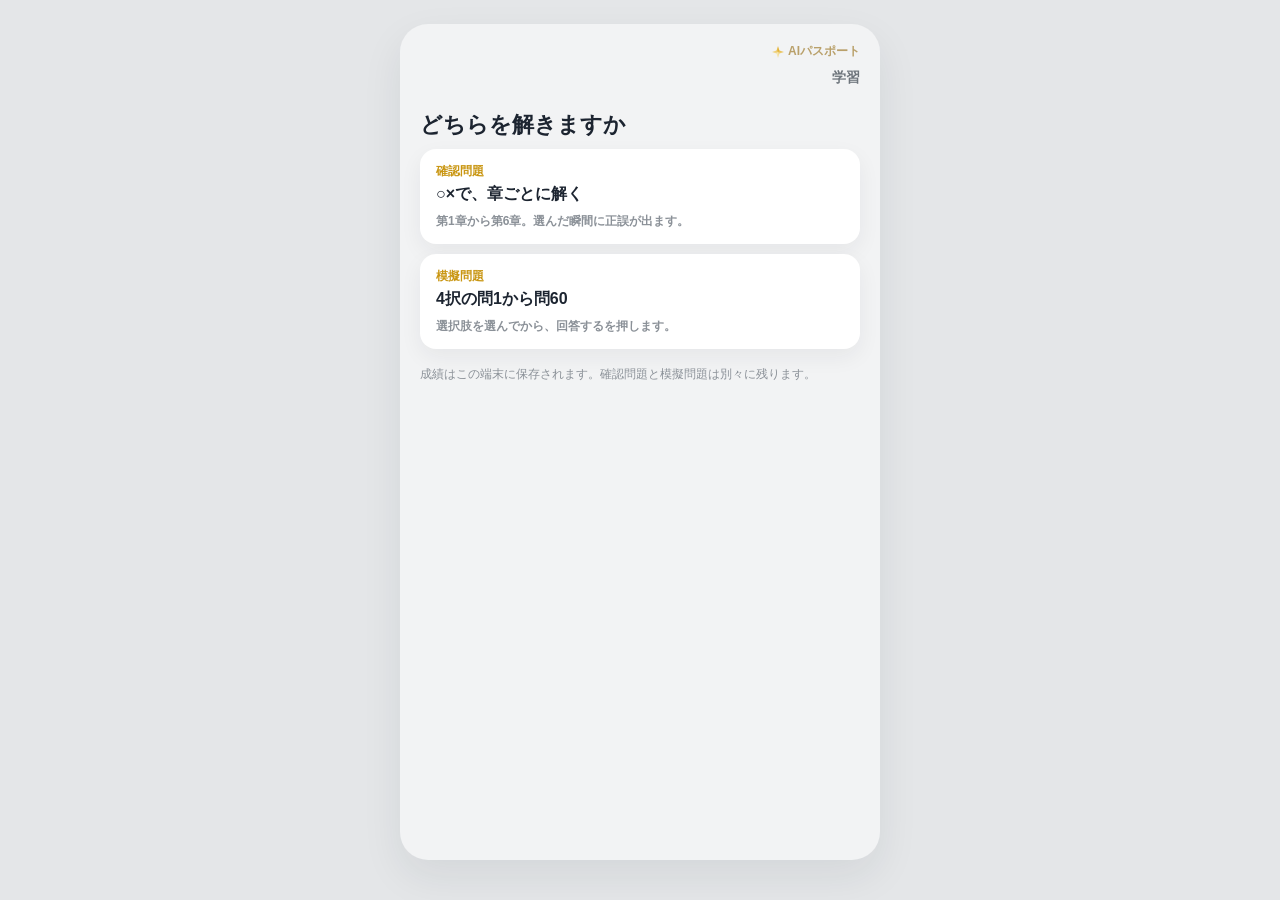
<file: index.html>
<!DOCTYPE html>
<html lang="ja">
<head>
  <meta charset="UTF-8">
  <meta name="viewport" content="width=device-width, initial-scale=1">
  <meta http-equiv="refresh" content="0; url=lesson/">
  <title>AIパスポート</title>
  <script>location.replace("lesson/");</script>
</head>
<body>
  <p><a href="lesson/">AIパスポートを開く</a></p>
</body>
</html>
</file>
<file: lesson/css/style.css>
:root {
  --bg: #f2f3f4;
  --ink: #1c2430;
  --muted: #8b9198;
  --gold: #d19d27;
  --gold-deep: #c99612;
  --pill: #e3b133;
  --card: #fff;
  --dim: #d5d8dc;
  --ok: #2f9e44;
  --ng: #c4523a;
  --shadow: 0 8px 22px rgba(28, 36, 48, 0.06);
}

* { box-sizing: border-box; }

html, body {
  margin: 0;
  min-height: 100%;
}

body {
  font-family: "Hiragino Sans", "Hiragino Kaku Gothic ProN", "Yu Gothic", sans-serif;
  color: var(--ink);
  background: #e4e6e8;
  line-height: 1.6;
}

button { font-family: inherit; cursor: pointer; }

.screen {
  width: min(480px, 100%);
  min-height: 100vh;
  margin: 0 auto;
  background: var(--bg);
  padding: 16px 20px 36px;
}

.drill-head {
  display: flex;
  align-items: flex-start;
  justify-content: space-between;
  gap: 12px;
  min-height: 48px;
}

.close {
  width: 42px;
  height: 42px;
  border: 0;
  border-radius: 50%;
  background: #fff;
  color: #9aa1a8;
  font-size: 22px;
  line-height: 1;
  box-shadow: 0 4px 14px rgba(28, 36, 48, 0.08);
  flex: none;
}

.series { text-align: right; margin-left: auto; }

.kicker {
  display: inline-flex;
  align-items: center;
  gap: 4px;
  color: #b9a06a;
  font-size: 12px;
  font-weight: 700;
}

.spark {
  width: 12px;
  height: 12px;
  background: conic-gradient(from 20deg, #e3b133, #f6e7b2, #e3b133);
  clip-path: polygon(50% 0, 62% 38%, 100% 50%, 62% 62%, 50% 100%, 38% 62%, 0 50%, 38% 38%);
}

.series-name {
  color: #6e757c;
  font-size: 14px;
  font-weight: 700;
}

.qcount {
  display: flex;
  align-items: baseline;
  gap: 8px;
  margin: 18px 0 12px;
}

.qpill {
  background: var(--pill);
  color: #fff;
  font-weight: 800;
  font-size: 15px;
  border-radius: 8px;
  padding: 2px 8px 3px;
  letter-spacing: 0.02em;
}

.qtotal {
  font-weight: 800;
  font-size: 16px;
}

.qbook {
  margin-left: auto;
  color: var(--muted);
  font-size: 13px;
  font-weight: 800;
}

.prompt {
  margin: 0;
  font-size: 22px;
  font-weight: 800;
  line-height: 1.55;
  letter-spacing: 0.01em;
}

.prompt.long {
  font-size: 18px;
}

.hint {
  display: flex;
  align-items: center;
  gap: 6px;
  margin: 14px 0 18px;
  color: #a0a6ad;
  font-size: 13px;
}

.hint i {
  width: 16px;
  height: 16px;
  border: 1.5px solid #c5ccd2;
  border-radius: 50%;
  display: inline-grid;
  place-items: center;
  font-style: normal;
  font-size: 11px;
  font-weight: 700;
  color: #aeb6bd;
}

.choices {
  display: grid;
  grid-template-columns: 1fr 1fr;
  gap: 14px;
}

.choices.col {
  grid-template-columns: 1fr;
  gap: 10px;
}

.choice {
  position: relative;
  background: var(--card);
  border: 2px solid transparent;
  border-radius: 22px;
  box-shadow: var(--shadow);
  padding: 22px 10px 16px;
  color: var(--ink);
}

.choice:hover:not(:disabled) { transform: translateY(-1px); }

.choice:disabled { cursor: default; }

.symbol {
  width: 92px;
  height: 92px;
  margin: 0 auto 12px;
  border-radius: 50%;
  background: var(--gold);
  display: grid;
  place-items: center;
  position: relative;
}

.ring {
  width: 40px;
  height: 40px;
  border: 4px solid #fff;
  border-radius: 50%;
}

.cross { position: relative; }

.cross b {
  position: absolute;
  width: 36px;
  height: 5px;
  border-radius: 4px;
  background: #fff;
  left: 50%;
  top: 50%;
}

.cross b:first-child { transform: translate(-50%, -50%) rotate(45deg); }
.cross b:last-child { transform: translate(-50%, -50%) rotate(-45deg); }

.choice-label {
  display: block;
  font-size: 15px;
  font-weight: 800;
}

.choice.is-dim .symbol { background: var(--dim); }
.choice.is-dim .choice-label { color: #c5c9ce; }
.choice.is-picked { border-color: var(--gold); }

.choice.text {
  display: flex;
  align-items: flex-start;
  gap: 12px;
  text-align: left;
  padding: 14px 16px;
  border-radius: 16px;
}

.choice-no {
  width: 28px;
  height: 28px;
  border-radius: 50%;
  background: var(--gold);
  color: #fff;
  display: grid;
  place-items: center;
  flex: none;
  font-size: 14px;
  font-weight: 800;
}

.choice.text .choice-label {
  font-size: 15px;
  font-weight: 700;
  line-height: 1.6;
  padding-top: 2px;
}

.choice.text.is-correct { border-color: var(--ok); }
.choice.text.is-correct .choice-no { background: var(--ok); }
.choice.text.is-wrong { border-color: var(--ng); }
.choice.text.is-wrong .choice-no { background: var(--ng); }
.choice.text.is-dim .choice-no { background: var(--dim); }
.choice.text.is-dim .choice-label { color: #9aa1a8; }

.statements {
  list-style: none;
  margin: 14px 0 0;
  padding: 0;
  display: flex;
  flex-direction: column;
  gap: 8px;
}

.statements li {
  background: #fff;
  border-radius: 14px;
  padding: 12px 14px;
  box-shadow: var(--shadow);
  font-weight: 700;
  line-height: 1.65;
}

.statements b {
  color: var(--gold-deep);
  margin-right: 6px;
}

.submit { width: 100%; margin-top: 16px; }

.answer-no {
  margin-left: auto;
  color: var(--ink);
  font-size: 14px;
}

.explain {
  list-style: none;
  margin: 0;
  padding: 0;
  display: flex;
  flex-direction: column;
  gap: 10px;
}

.explain-lead {
  margin: 0 0 10px;
  font-weight: 800;
}

.mark {
  font-size: 12px;
  font-weight: 800;
  margin-bottom: 4px;
}

.mark.good { color: var(--ok); }
.mark.bad { color: var(--ng); }

.explain p {
  margin: 0;
  font-weight: 700;
  font-size: 14px;
  line-height: 1.7;
}

.key-choices {
  margin: 8px 0 12px;
  padding-left: 1.2em;
}

.key-choices li {
  margin: 4px 0;
  font-weight: 700;
  line-height: 1.6;
}

.key-row .statements { margin-top: 8px; }
.key-row .statements li { box-shadow: none; background: #f6f7f8; }

.badge {
  display: none;
  position: absolute;
  top: -8px;
  right: -8px;
  width: 28px;
  height: 28px;
  border-radius: 50%;
  background: #fff;
  box-shadow: 0 2px 8px rgba(28, 36, 48, 0.12);
  place-items: center;
}

.choice.is-picked .badge { display: grid; }

.badge svg { display: block; }

.feedback {
  margin: 22px -20px 0;
  padding: 8px 20px 8px;
  background: linear-gradient(#f6f3ee, #f3efe8 40%, #f2f3f4);
}

.verdict {
  display: flex;
  align-items: center;
  gap: 8px;
  font-size: 20px;
  font-weight: 800;
  margin: 4px 0 12px;
}

.verdict.good { color: var(--ok); }
.verdict.bad { color: var(--ng); }

.vmark {
  width: 24px;
  height: 24px;
  border-radius: 50%;
  display: grid;
  place-items: center;
  color: #fff;
  font-size: 14px;
}

.verdict.good .vmark { background: var(--ok); }
.verdict.bad .vmark { background: var(--ng); }

.point {
  background: #fff;
  border-radius: 16px;
  padding: 16px 16px 14px;
  box-shadow: 0 6px 18px rgba(28, 36, 48, 0.05);
}

.point-head {
  display: flex;
  align-items: center;
  gap: 8px;
  margin-bottom: 10px;
  font-weight: 800;
  font-size: 16px;
}

.point p {
  margin: 0 0 10px;
  font-weight: 700;
  font-size: 15px;
  line-height: 1.75;
}

.point p:last-child { margin-bottom: 0; }

.next {
  width: 100%;
  margin-top: 16px;
  border: 0;
  background: #fff;
  color: var(--ink);
  border-radius: 16px;
  padding: 16px 12px;
  font-size: 16px;
  font-weight: 800;
  box-shadow: 0 10px 24px rgba(28, 36, 48, 0.08);
}

.next:disabled { opacity: 0.45; cursor: not-allowed; }

.home-lead {
  margin: 22px 0 8px;
  font-size: 22px;
  font-weight: 800;
  line-height: 1.4;
}

.stats {
  display: grid;
  grid-template-columns: repeat(3, 1fr);
  gap: 8px;
  margin: 14px 0 16px;
}

.stat {
  background: #fff;
  border-radius: 14px;
  padding: 12px 10px;
  box-shadow: var(--shadow);
}

.stat b {
  display: block;
  font-size: 22px;
  line-height: 1.1;
}

.stat span {
  color: var(--muted);
  font-size: 11px;
  font-weight: 700;
}

.actions {
  display: flex;
  flex-direction: column;
  gap: 10px;
  margin-bottom: 18px;
}

.btn {
  border: 0;
  border-radius: 14px;
  padding: 14px 16px;
  font-size: 15px;
  font-weight: 800;
  background: var(--gold);
  color: #fff;
  box-shadow: var(--shadow);
}

.btn.secondary {
  background: #fff;
  color: var(--ink);
}

.btn:disabled { opacity: 0.4; cursor: not-allowed; }

.chapters { display: flex; flex-direction: column; gap: 10px; }

.chapter {
  text-align: left;
  background: #fff;
  border: 0;
  border-radius: 16px;
  padding: 14px 16px;
  box-shadow: var(--shadow);
  color: inherit;
}

.chapter .num {
  color: var(--gold-deep);
  font-size: 12px;
  font-weight: 800;
}

.chapter strong {
  display: block;
  margin: 2px 0 8px;
  font-size: 16px;
  line-height: 1.45;
}

.bar {
  height: 6px;
  background: #eceff1;
  border-radius: 99px;
  overflow: hidden;
}

.bar > i {
  display: block;
  height: 100%;
  width: 0;
  background: var(--gold);
}

.chapter small {
  display: block;
  margin-top: 8px;
  color: var(--muted);
  font-size: 12px;
  font-weight: 700;
}

.linkish {
  border: 0;
  background: transparent;
  color: var(--muted);
  font-size: 13px;
  font-weight: 700;
  padding: 14px 0 0;
}

.score {
  font-size: 56px;
  font-weight: 800;
  line-height: 1;
  margin: 18px 0 4px;
}

.score span { font-size: 22px; color: var(--muted); }

.wrong-list {
  list-style: none;
  margin: 12px 0 0;
  padding: 0;
  display: flex;
  flex-direction: column;
  gap: 10px;
}

.wrong-list li {
  background: #fff;
  border-radius: 16px;
  padding: 14px;
  box-shadow: var(--shadow);
}

.wrong-list .q { font-weight: 800; margin: 4px 0; }

.tag {
  display: inline-block;
  font-size: 12px;
  font-weight: 800;
  color: var(--ng);
}

.footer-note {
  color: var(--muted);
  font-size: 12px;
  margin-top: 16px;
}

.screen.wide { width: min(760px, 100%); }

.key-tabs {
  display: flex;
  gap: 8px;
  overflow-x: auto;
  margin: 16px 0 8px;
  padding-bottom: 4px;
}

.key-tab {
  border: 0;
  background: #fff;
  color: var(--ink);
  border-radius: 999px;
  padding: 8px 12px;
  font-size: 13px;
  font-weight: 800;
  box-shadow: var(--shadow);
  flex: none;
}

.key-tab.is-on {
  background: var(--gold);
  color: #fff;
}

.key-count {
  margin: 8px 0 12px;
  color: var(--muted);
  font-size: 13px;
  font-weight: 700;
}

.key-list {
  list-style: none;
  margin: 0;
  padding: 0;
  display: flex;
  flex-direction: column;
  gap: 10px;
}

.key-row {
  display: flex;
  gap: 12px;
  background: #fff;
  border-radius: 16px;
  padding: 14px;
  box-shadow: var(--shadow);
}

.key-mark {
  width: 42px;
  height: 42px;
  border-radius: 50%;
  display: grid;
  place-items: center;
  font-size: 22px;
  font-weight: 800;
  color: #fff;
  flex: none;
}

.key-mark.yes { background: var(--ok); }
.key-mark.no { background: var(--gold); }

.key-no {
  font-size: 13px;
  font-weight: 800;
  color: var(--gold-deep);
}

.key-prompt {
  margin: 4px 0 6px;
  font-weight: 800;
  line-height: 1.6;
}

.key-note {
  margin: 0;
  color: #4d5660;
  font-size: 13px;
  line-height: 1.7;
}

@media (min-width: 520px) {
  body { padding: 24px 0 40px; }
  .screen {
    min-height: calc(100vh - 64px);
    border-radius: 28px;
    box-shadow: 0 16px 40px rgba(28, 36, 48, 0.08);
  }
}
</file>
